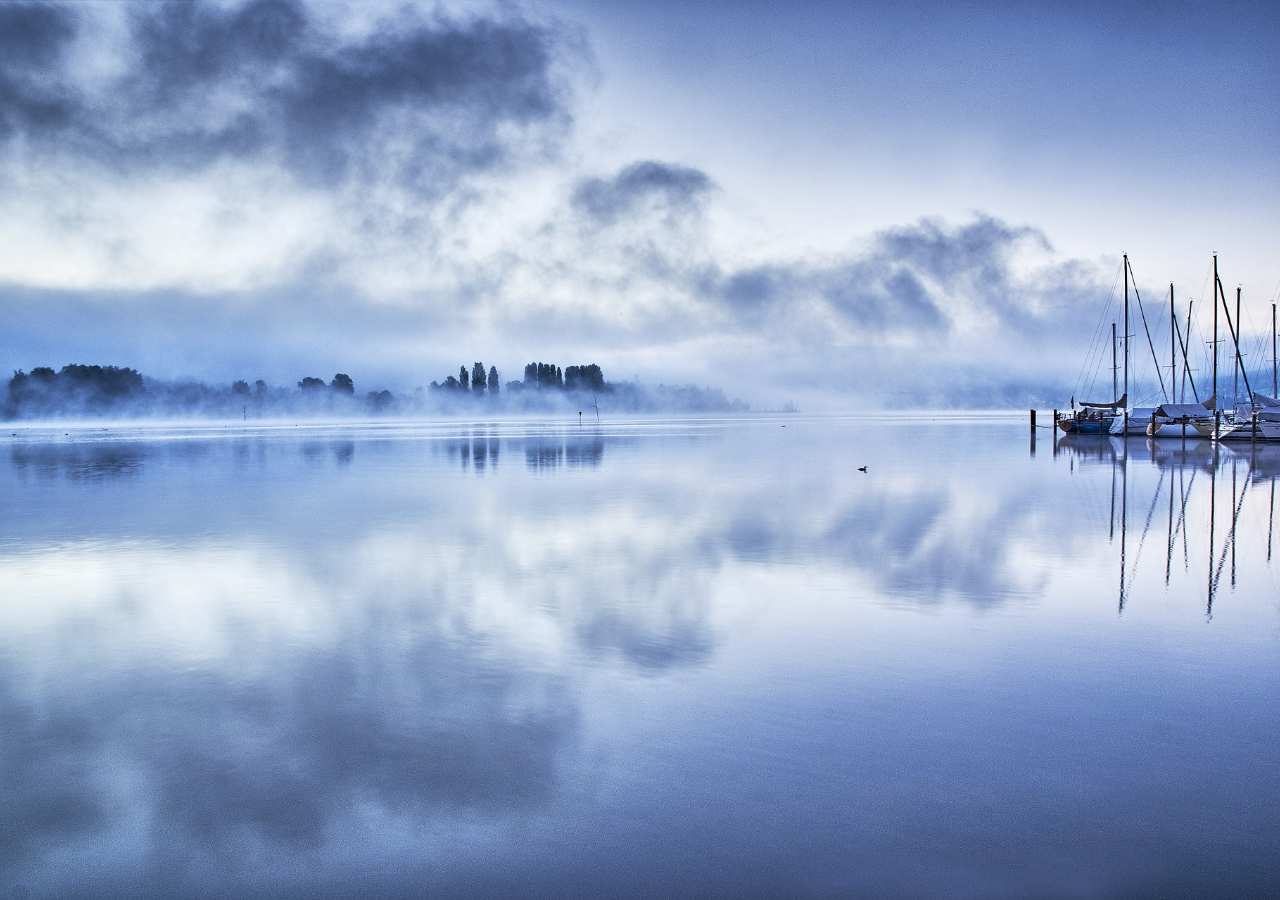
<file: index.html>
<!DOCTYPE html>
<html>
   <head>
        <meta charset="utf-8">
        <title>심플포트폴리오</title>        
        <link href="css/reset.css" rel ="stylesheet"
        type="text/css" />
        <link href="css/style.css" rel ="stylesheet"
        type="text/css" />
        
    </head>
    <body>
        <div class="background__01"></div>
    </body>
</html>
</file>
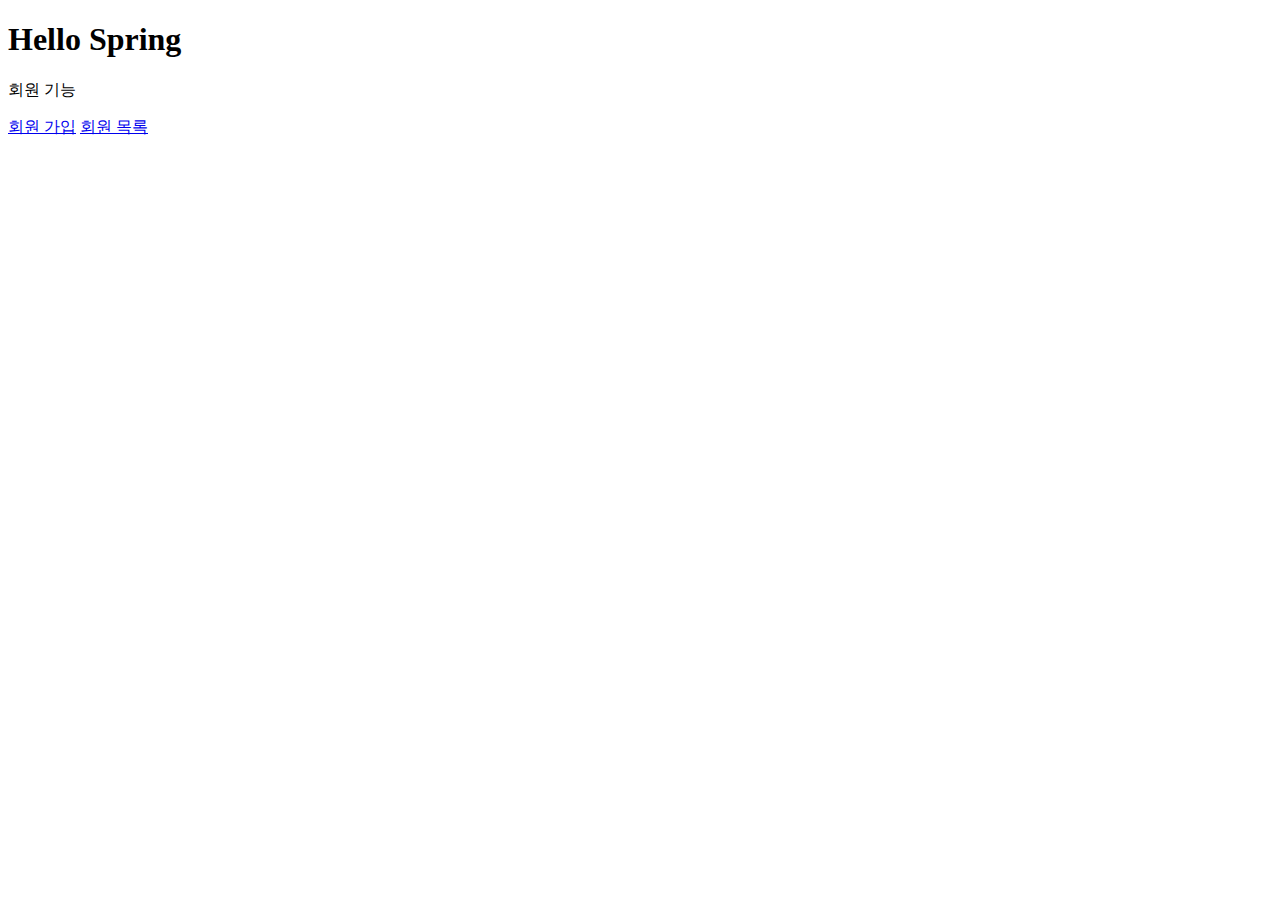
<file: src/main/resources/templates/home.html>
<!DOCTYPE HTML>
<html xmlns:th="http://www.thymeleaf.org">
<body>
	<div class="container">
		<div>
			<h1>Hello Spring</h1>
			<p>회원 기능</p>
			<p>
				<a href="/members/new">회원 가입</a> 
				<a href="/members">회원 목록</a>
			</p>
		</div>
	</div>
	<!-- /container -->
</body>
</html>
</file>
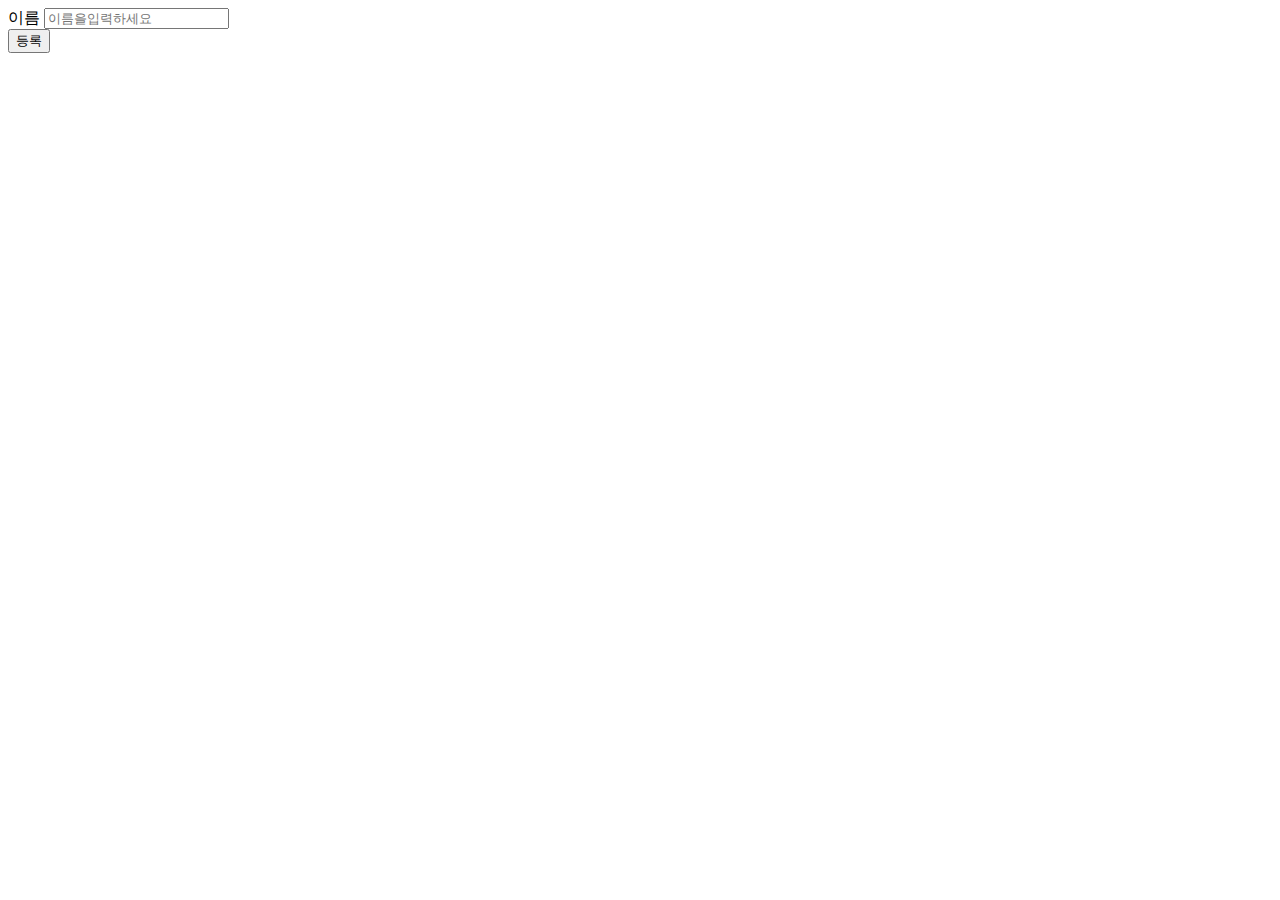
<file: src/main/resources/templates/members/createMemberForm.html>
<!DOCTYPE HTML>
<html xmlns:th="http://www.thymeleaf.org">
<body>
	<div class="container">
		<form action="/members/new" method="post">
			<div class="form-group">
				<label for="name">이름</label> 
				<input type="text" id="name"
				name="name" placeholder="이름을입력하세요">
			</div>
			<button type="submit">등록</button>
		</form>
	</div>
	<!-- /container -->
</body>
</html>
</file>
<file: css/style.css>
html, body{
    width: 100%;
    height: 100%;
}
.background__01{
    width: 100%;
    height: 100%;
    background-image: url("../images/a.jpg");
    background-size: cover;
    background-position: center;
}
</file>
